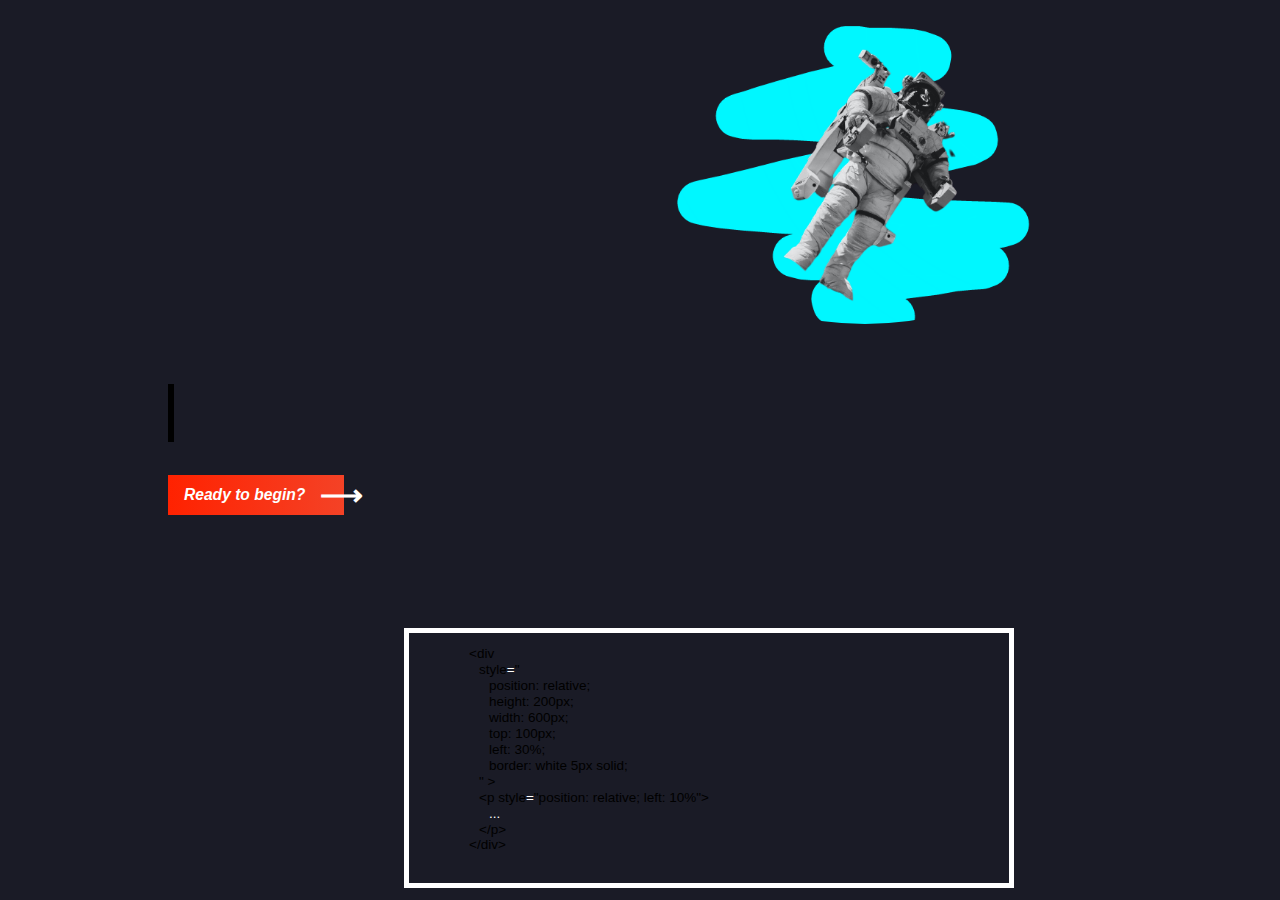
<file: index.html>
<!DOCTYPE html>
<html id="Made By Thomas :)">
  <head id="Yea i did :))))))))))))))))))))">
    <title>Personal Portfolio</title>
    <link rel="stylesheet" href="CSS.css" />
    <script src="JS.js"></script>
  </head>
  <body>
    <div></div>
    <iframe style="position: absolute; top: 1vh; left: 1%" src="https://discordapp.com/widget?id=982691019587997766&theme=dark" width="350" height="450" allowtransparency="true" frameborder="0" sandbox="allow-popups allow-popups-to-escape-sandbox allow-same-origin allow-scripts"></iframe>

    <h1
      class="typeWriterText"
      style="
        color: white;
        position: relative;
        left: 10%;
        top: 300px;
        font-size: 50px;
      "
    >
      Welcome to my collection⠀
    </h1>

    <button
      type="button"
      class="subtitle, ButtonMain"
      onclick="PopUpBoxFunction()"
      style="
        color: white;
        position: relative;
        left: 10%;
        top: 300px;
        height: 40px;
        background-image: linear-gradient(
          90deg,
          rgb(255, 34, 0),
          rgb(244, 66, 38)
        );
        border: none;
        cursor: pointer;
      "
    >
      <h3>
        <i
          class="ButtonMainText"
          style="position: relative; top: -20px; left: 10px"
          >Ready to begin?</i
        ><a
          class="ButtonArrow"
          style="font-size: 30px; position: relative; left: 25px; top: -15px"
          >⟶</a
        >
      </h3>
    </button>

    <div style="position: relative; top: -200px">
      <img
        class="astroMoveImgBackgroundStart"
        src="images\image_2022-05-31_002859974-removebg-preview.png"
        style="
          position: absolute;
          left: 50%;
          border-radius: 100%;
          height: 300px;
        "
      />
      <img
        class="astroMoveImg"
        src="images\brian-mcgowan-I0fDR8xtApA-unsplash-removebg-preview (1).png"
        style="position: relative; left: 52%; height: 300px"
      />
    </div>
    <div
      style="
        position: relative;
        height: 250px;
        width: 600px;
        top: 100px;
        left: 30%;
        border: white 5px solid;
      "
    >
      <p
        style="position: relative; left: 10%; font-size: 13.5px"
        class="brownAnimation"
      >
        <a class="greyAnimation">&lt;</a><a class="darkBlueAnimation">div</a>
        <br />
        ⠀<a class="lightBlueAnimation">style</a><a class="whiteAnimation">=</a>"
        <br />
        ⠀⠀position: relative; <br />
        ⠀⠀height: 200px; <br />
        ⠀⠀width: 600px; <br />
        ⠀⠀top: 100px; <br />
        ⠀⠀left: 30%; <br />
        ⠀⠀border: white 5px solid; <br />
        ⠀" <a class="greyAnimation">&gt;</a> <br />
        ⠀<a class="greyAnimation">&lt;</a><a class="darkBlueAnimation">p</a>
        <a class="lightBlueAnimation">style</a
        ><a class="whiteAnimation">=</a>"position: relative; left: 10%"<a
          class="greyAnimation"
          >&gt;</a
        >
        <br />
        ⠀⠀<a class="whiteAnimation">...</a><br />
        ⠀<a class="greyAnimation">&lt;</a><a class="greyAnimation">/</a
        ><a class="darkBlueAnimation">p</a><a class="greyAnimation">&gt;</a>
        <br />
        <a class="greyAnimation">&lt;</a><a class="greyAnimation">/</a
        ><a class="darkBlueAnimation">div</a><a class="greyAnimation">&gt;</a>
      </p>
    </div>
    <div>
      <div
        id="leftPopUpBox"
        style="
          position: absolute;
          top: 8%;
          left: 19.5%;
          height: 85%;
          width: 30%;
          background-color: rgb(0, 255, 251);
          border: rgb(0, 255, 251) 5px solid;
        "
      >
        <button
          style="
            height: 40px;
            width: 40px;
            background-color: rgb(0, 255, 251);
            border: none;
            cursor: pointer;
            font-size: 30px;
          "
          onclick="PopUpBoxButtonClose()"
        >
          ✕
        </button>
        <div style="position: relative; margin: 15px; font-size: 25px">
          <p class="typeWriterText">My Projects Timeline⠀</p>
          <button
            class="ButtonSecondary"
            style="
              height: 30px;
              width: 200px;
              background-color: #ff6c50;
              border: none;
              cursor: pointer;
              font-size: 15px;
            "
            onclick="rightPopUpBoxTiltFunction()"
          >
            <i style="color: rgb(0, 255, 251)"
              ><b
                >Lets check it out
                <a
                  class="BendyButtonArrow"
                  style="font-size: 20px; top: 5%; position: relative"
                  >⤳</a
                ></b
              ></i
            >
          </button>
          <br />
          <br />
          <hr class="PopUpBoxHR" />
        </div>
      </div>
      <div
        id="rightPopUpBox"
        style="
          position: absolute;
          top: 6%;
          left: 50.5%;
          height: 85%;
          width: 30%;
          background-color: rgb(5, 8, 36);
          border: rgb(5, 8, 36) 5px solid;
        "
      >
        <div
          id="rightPopUpBoxExit"
          onclick="rightPopUpBoxTiltFunctionClose()"
          style="
            position: absolute;
            border: white 4px solid;
            height: 45px;
            width: 45px;
            border: none;
            cursor: pointer;
            top: 97.7%;
            left: 102%;
            background-color: rgb(10, 16, 70);
          "
        >
          <a
            style="
              color: white;
              position: relative;
              font-size: 30px;
              left: 25%;
              top: 4.5%;
            "
            >✕</a
          >
        </div>
        <div
          id="slidingBorderRightPopUpBox"
          style="
            position: relative;
            border: white 4px solid;
            margin: 15px;
            height: 0.1%;
          "
        >
          <img
            id="rightPopUpBoxIMG"
            src="images\photo-1627645835237-0743e52b991f.avif"
            style="height: 100%; width: 100%"
          />
          <div>
            <a href="websites\Chess 1.0 - Copy\index.html">
              <img
                id="rightPopUpTabIMG1"
                style="
                  position: absolute;
                  border: white 4px solid;
                  border-radius: 15px;
                  height: 200px;
                  width: 200px;
                  top: 5%;
                  left: 60%;
                  transform: rotate(90deg);
                "
                src="images\image_2022-05-31_203345099_200x200.png"
            /></a>
            <a href="websites\shop - Copy\index.html">
            <img
              id="rightPopUpTabIMG2"
              style="
                position: absolute;
                border: white 4px solid;
                border-radius: 15px;
                height: 200px;
                width: 200px;
                top: 25%;
                left: 60%;
                transform: rotate(90deg);
              "
              src="images\959132596355342366.webp"
            /></a>
            <a href="websites\Cracker Clicker\index.html">
            <img
              id="rightPopUpTabIMG3"
              style="
                position: absolute;
                border: white 4px solid;
                border-radius: 15px;
                height: 200px;
                width: 200px;
                top: 45%;
                left: 60%;
                transform: rotate(90deg);
              "
              src="images\Screenshot 2022-06-12 185114.jpg"
            /></a>
            <img
              id="rightPopUpTabIMG4"
              style="
                position: absolute;
                border: white 4px solid;
                border-radius: 15px;
                height: 200px;
                width: 200px;
                top: 64%;
                left: 60%;
              "
            />
            <img
              id="rightPopUpTabIMG5"
              style="
                position: absolute;
                border: white 4px solid;
                border-radius: 15px;
                height: 200px;
                width: 200px;
                top: 83%;
                left: 60%;
              "
            />
          </div>
          <div>
            <img
              id="rightPopUpTabIMG6"
              style="
                position: absolute;
                border: white 4px solid;
                border-radius: 15px;
                height: 200px;
                width: 200px;
                top: 15%;
                left: 10%;
              "
            />
            <img
              id="rightPopUpTabIMG7"
              style="
                position: absolute;
                border: white 4px solid;
                border-radius: 15px;
                height: 200px;
                width: 200px;
                top: 35%;
                left: 10%;
              "
            />
            <img
              id="rightPopUpTabIMG8"
              style="
                position: absolute;
                border: white 4px solid;
                border-radius: 15px;
                height: 200px;
                width: 200px;
                top: 55%;
                left: 10%;
              "
            />
            <img
              id="rightPopUpTabIMG9"
              style="
                position: absolute;
                border: white 4px solid;
                border-radius: 15px;
                height: 200px;
                width: 200px;
                top: 74%;
                left: 10%;
              "
            />
          </div>
          <div
            style="
              position: relative;
              left: 5px;
              height: 100%;
              width: 50%;
              border: white 10px solid;
              border-top: 0px;
              border-left: 0px;
              border-bottom: 0px;
            "
          ></div>
        </div>
      </div>
      <script>
        document.getElementById("leftPopUpBox").style.display = "none";
        document.getElementById("rightPopUpBox").style.display = "none";
        document.getElementById("rightPopUpBoxExit").style.display = "none";
        document.getElementById("rightPopUpTabIMG1").style.display = "none";
        document.getElementById("rightPopUpTabIMG2").style.display = "none";
        document.getElementById("rightPopUpTabIMG3").style.display = "none";
        document.getElementById("rightPopUpTabIMG4").style.display = "none";
        document.getElementById("rightPopUpTabIMG5").style.display = "none";
        document.getElementById("rightPopUpTabIMG6").style.display = "none";
        document.getElementById("rightPopUpTabIMG7").style.display = "none";
        document.getElementById("rightPopUpTabIMG8").style.display = "none";
        document.getElementById("rightPopUpTabIMG9").style.display = "none";
      </script>
    </div>
  </body>
</html>
</file>
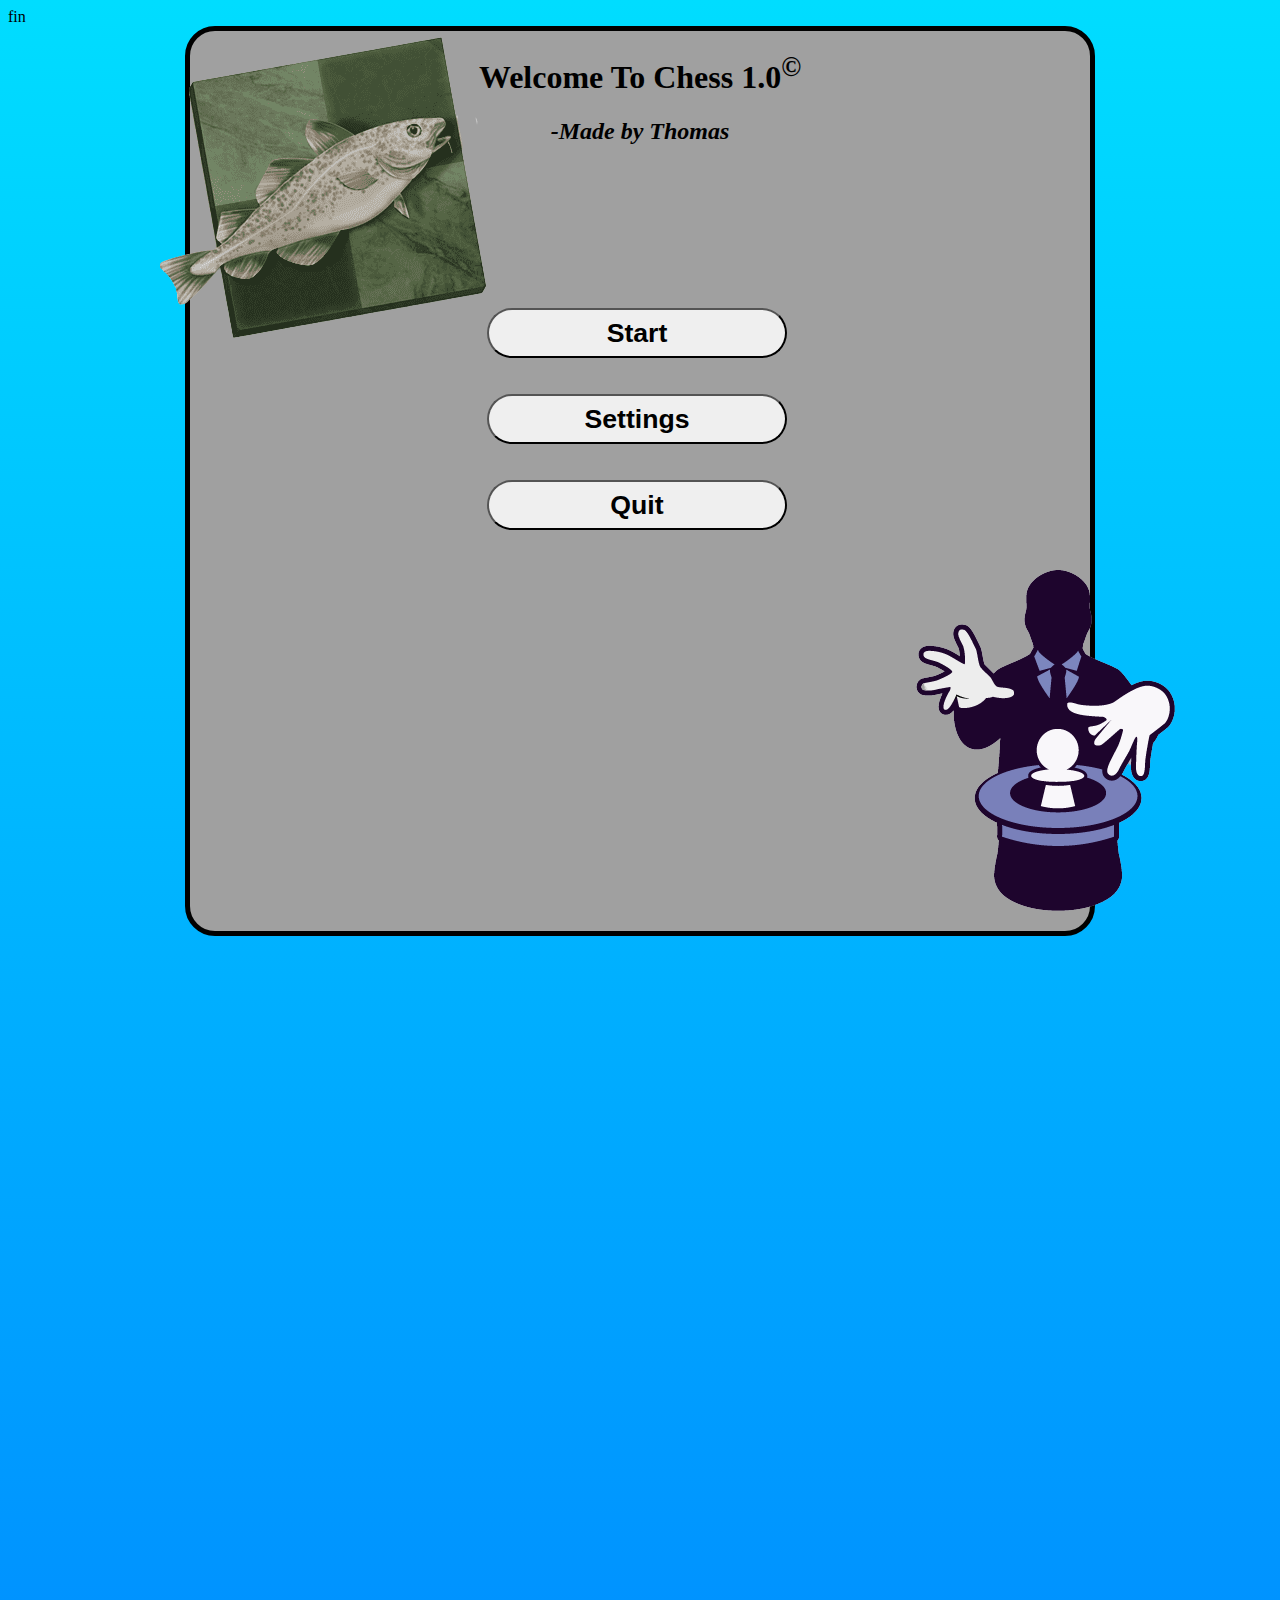
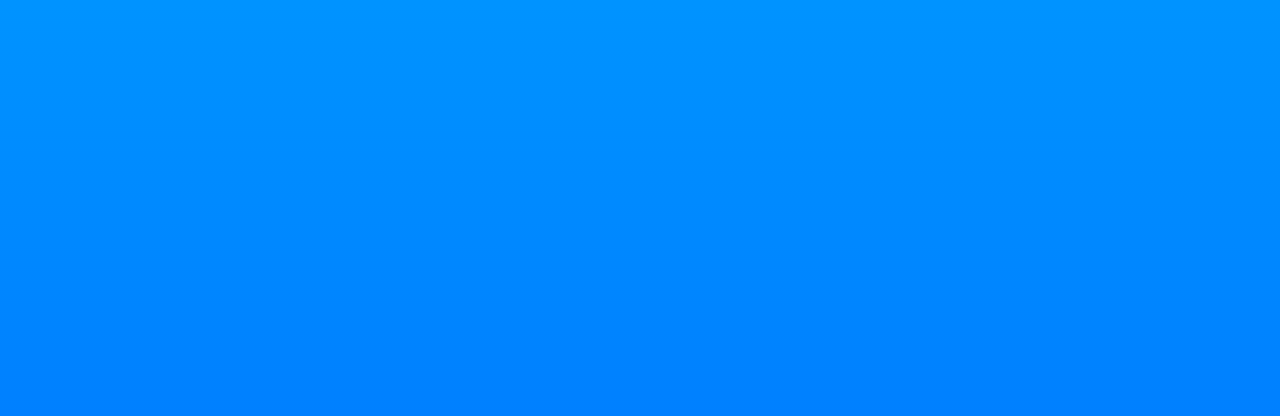
<file: websites/Chess 1.0 - Copy/index.html>
<!DOCTYPE html>
<html>
  <head>
    <title>Chess :)</title>
    <link rel="stylesheet" href="CSS.css" />
    <script src="JS.js"></script>
  </head>
  <body>
    <img
      id="img1"
      style="position: absolute; left: 12%"
      src="images\StockFish-removebg-preview.png"
    />
    <img
      id="img2"
      style="position: absolute; left: 67%; top: 60%"
      src="images\phpveiDNF-removebg-preview.png"
    />
    <div id="card"></div>
    <div id="click">fin</div>
    <div class="outerBoard">
      <h1 align="center">Welcome To Chess 1.0<sup>&copy;</sup></h1>
      <h2 align="center"><i>-Made by Thomas</i></h2>
      <br />
      <br />
      <br />
      <br />
      <br />
      <br />
      <br />
      <br />
      <a href="Chess.html">
        <button
          style="
            position: relative;
            left: 33%;
            height: 50px;
            width: 300px;
            border-radius: 25px;
          "
        >
          <h1 style="position: relative; top: -25%">Start</h1>
        </button></a
      >
      <br />
      <br />
      <br />
      <a href="settings.html">
        <button
          style="
            position: relative;
            left: 33%;
            height: 50px;
            width: 300px;
            border-radius: 25px;
          "
        >
          <h1 style="position: relative; top: -25%">Settings</h1>
        </button></a
      >
      <br />
      <br />
      <br />
      <button
        style="
          position: relative;
          left: 33%;
          height: 50px;
          width: 300px;
          border-radius: 25px;
        "
      >
        <h1 style="position: relative; top: -25%">Quit</h1>
      </button>
    </div>
  </body>
</html>
</file>
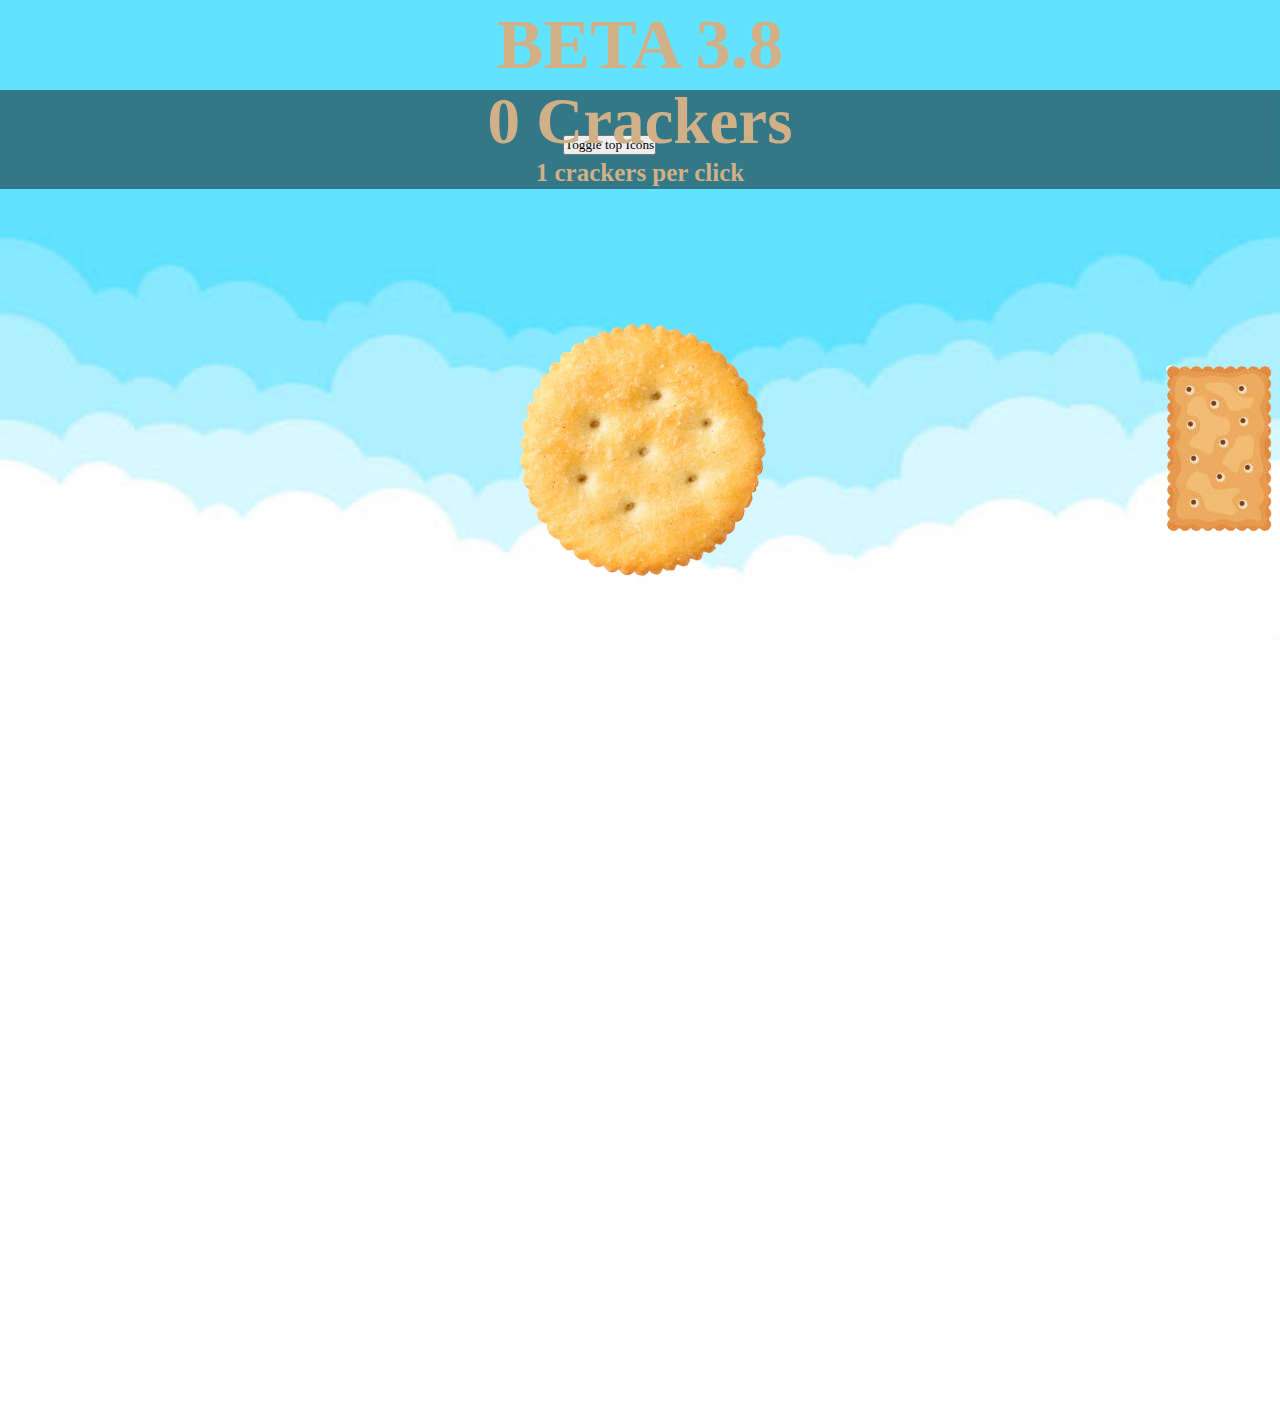
<file: websites/Cracker Clicker/index.html>
<!DOCTYPE html>
<html class="Writen by Thomas :), thanks Sam for helping with Game aspects :), click the arrow down ↓ here to see patch notes ">
    <head>
        <title class="PATCH NOTES: NEW ICONS!!!!!!!!!!!!">
            BETA 3.8
        </title>
        <link rel="stylesheet" href="CSS.css">
        <script src="JS.js"></script>
        <meta name="vieport" content="width-device-width, initial-scale-1">
        <meta name="viewport" content="user-scalable=no" />
    </head>
    <body>
        <!-- Project: -->

        <!-- ideas

Animation
game




   # # # # # # # # # #
   #                 #
   #                 #
   #                 #
   #                 #
   #                 #
   #                 #
   #                 #
   #                 #
   # # # # # # # # # #

-->
        

        <!--Start of HTML code: -->
        <div class="tributeTextDiv">
            <b id="tribute" class="tributeText">BETA 3.8</b>
        </div>
        
        <div class="moneyAndMPCBackground" id="moneyAndMPCBackground">
            
            <a class="moneyScore" align="center">
                <h1 class="bigFont">
                    <b id="numberCounter">
                        0
                    </b>
                    <b class="bigFont">
                        Crackers
                    </b>
                </h1>
                <h5 class="smallFont">
                    <b id="MPCCounter">
                        1</b>
                    <b class="smallFont">
                        crackers per click
                    </b>
                </h5>
            </a>
            <img id="cheese" class="cheese noVis rotate" src="images\istockphoto-500454774-612x612-removebg-preview.png">
            <img id="ham" class="ham noVis rotate" src="images\Yare-Ham-Slices-570x570-removebg-preview.png">
            <img id="pepperoni" class="pepperoni noVis rotate" src="images\what-is-pepperoni-5077654-still-life-05c26ca198f045579181b7e680d4cf58-removebg-preview.png">
            <img id="radiation" class="radiation noVis rotate" src="images\radiation-icon-illustration-flat-cartoon-style-suitable-for-web-landing-page-banner-sticker-background-free-vector-removebg-preview.png">
            <img id="sun" class="sun noVis rotate" src="images\space-1506349_960_720-removebg-preview.png">
            <img id="blackHole" class="blackHole noVis rotate" src="images\120-1204349_black-hole-transparent-png-black-hole-cartoon-drawing-removebg-preview.png">
            <img id="gold" class="gold noVis rotate" src="images\8666694-13678061-removebg-preview.png">
            <button onclick="toggleTopIcons()" id="toggleIconButton">Toggle top Icons</button>
        </div>
        
        <div class="cracker"><img onclick="moneyClick()" src="images/cracker.png" class="crackerImg rotate"></div>
        <div id="upgradeCracker" class="upgradeCracker" onclick="upgradeCrackerClick(),  phoneCheck()"><img src="images\upgradesCracker.png"></div>
        <div class="upgradeCrackerPanel noVis" id="upgradeCrackerPanel" >
            <div onclick="upgradeCheeseBuy()" id="upgradeTableText1" class="upgradeTable blur"><center><a id="upgradeTableText" class="upgradeTableText"><b class="noBlur">$</b><b id="upgrade1price" class="upgrade1price noBlur">30</b> <br> · Cheese ·<b>  · <a id="upgradeTableText1Amount">0</a> ·</b><br> <i>(+1 "CHEESY")</i></a></center></div>
            <br>
            <div onclick="upgradeHamBuy()" id="upgradeTableText2" class="upgradeTable blur"><center><a id="upgradeTableText" class="upgradeTableText"><b class="noBlur">$</b><b id="upgrade2price" class="upgrade2price noBlur">200</b> <br> · Ham ·<b>  · <a id="upgradeTableText2Amount">0</a> ·</b><br> <i>(+10 "Oooh ham")</i></a></center></div>
            <br>
            <div onclick="upgradePepperoniBuy()" id="upgradeTableText3" class="upgradeTable blur"><center><a id="upgradeTableText" class="upgradeTableText"><b class="noBlur">$</b><b id="upgrade3price" class="upgrade3price noBlur">5000</b> <br> · Pepperoni ·<b>  · <a id="upgradeTableText3Amount">0</a> ·</b><br> <i>(+50 "Now where talking")</i></a></center></div>
            <br>
            <div onclick="upgradeRadiationBuy()" id="upgradeTableText4" class="upgradeTable blur"><center><a id="upgradeTableText" class="upgradeTableText"><b class="noBlur">$</b><b id="upgrade4price" class="upgrade4price noBlur">20000</b> <br> · Radiation ·<b>  · <a id="upgradeTableText4Amount">0</a> ·</b><br> <i>(+200 "WAIT WHAT")</i></a></center></div>
            <br>
            <div onclick="upgradeStarBuy()" id="upgradeTableText5" class="upgradeTable blur"><center><a id="upgradeTableText" class="upgradeTableText"><b class="noBlur">$</b><b id="upgrade5price" class="upgrade5price noBlur">50000</b> <br> · Star ·<b>  · <a id="upgradeTableText5Amount">0</a> ·</b><br> <i>(+1,000 "Extra krispy")</i></a></center></div>
            <br>
            <div onclick="upgradeBlackholeBuy()" id="upgradeTableText6" class="upgradeTable blur"><center><a id="upgradeTableText" class="upgradeTableText"><b class="noBlur">$</b><b id="upgrade6price" class="upgrade6price noBlur">100000</b> <br> · BlackHole ·<b>  · <a id="upgradeTableText6Amount">0</a> ·</b><br> <i>(+10,000 "You spin me right round")</i></a></center></div>
            <br>
            <div onclick="upgradeGOLDBuy()" id="upgradeTableText7" class="upgradeTable blur"><center><a id="upgradeTableText" class="upgradeTableText"><b class="noBlur">$</b><b id="upgrade7price" class="upgrade7price noBlur">10000000</b> <br> · GOLD ·<b>  · <a id="upgradeTableText7Amount">0</a> ·</b><br> <i>(+1,000,000 "Midas?")</i></a></center></div>
        </div>
        <div id="isUpgradeCrackerOutYet" class="noVis">no</div>
        <div id="isUpgradeTableBaughtYet" class="noVis">no</div>
        <div id="upgradeTableObject" class="upgradeTableObject noVis"></div>
        <div id="isPhone" class="noVis"></div>
        <div id="forceTopIcons" color="red"></div>
        
        
    </body>
</html>
</file>
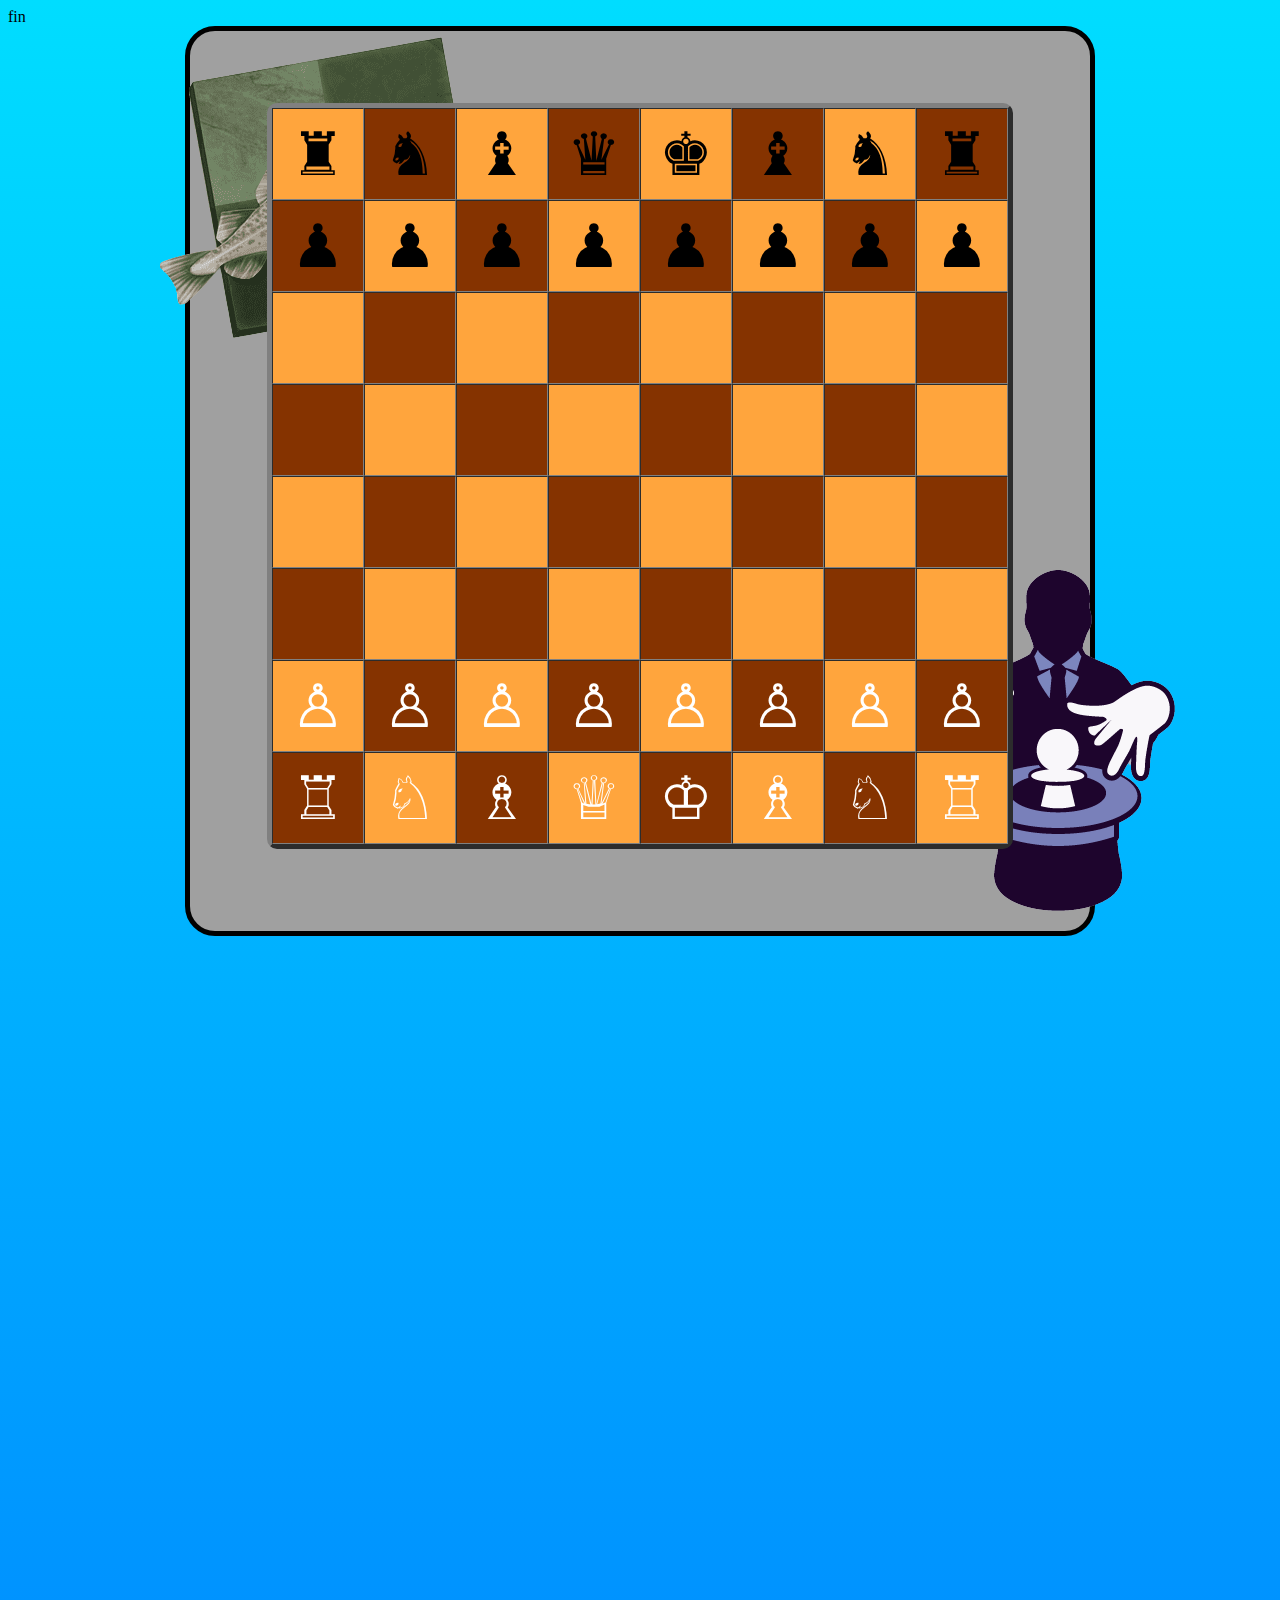
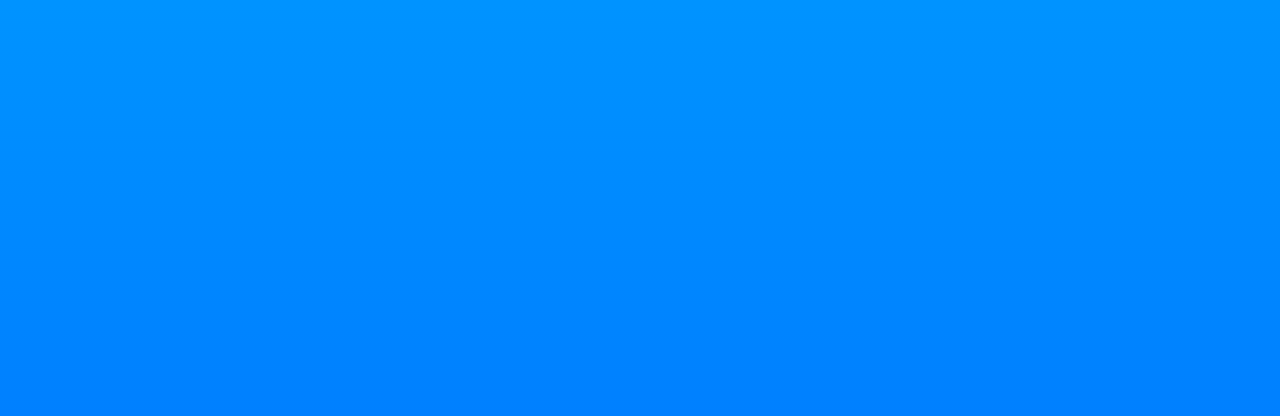
<file: websites/Chess 1.0 - Copy/Chess.html>
<!DOCTYPE html>
<html>
  <head>
    <title>Chess :)</title>
    <link rel="stylesheet" href="CSS.css" />
    <script src="JS.js"></script>
  </head>
  <body>
    <img
      id="img1"
      style="position: absolute; left: 12%"
      src="images\StockFish-removebg-preview.png"
    />
    <img
      id="img2"
      style="position: absolute; left: 67%; top: 60%"
      src="images\phpveiDNF-removebg-preview.png"
    />
    <div id="card"></div>
    <div id="click">fin</div>
    <div class="outerBoard">
      <table
        class="chessboard"
        border="5"
        cellspacing="0"
        style="position: relative; margin-left: auto; margin-right: auto"
      >
        <tr>
          <td class="white" onclick="A1()">
            <a style="font-size: 60px" id="A1text">♜</a>
          </td>
          <td class="black" onclick="A2()">
            <a style="font-size: 60px" id="A2text">♞</a>
          </td>
          <td class="white" onclick="A3()">
            <a style="font-size: 60px" id="A3text">♝</a>
          </td>
          <td class="black" onclick="A4()">
            <a style="font-size: 60px" id="A4text">♛</a>
          </td>
          <td class="white" onclick="A5()">
            <a style="font-size: 60px" id="A5text">♚</a>
          </td>
          <td class="black" onclick="A6()">
            <a style="font-size: 60px" id="A6text">♝</a>
          </td>
          <td class="white" onclick="A7()">
            <a style="font-size: 60px" id="A7text">♞</a>
          </td>
          <td class="black" onclick="A8()">
            <a style="font-size: 60px" id="A8text">♜</a>
          </td>
        </tr>
        <tr>
          <td class="black" onclick="B1()">
            <a style="font-size: 60px" id="B1text">♟︎</a>
          </td>
          <td class="white" onclick="B2()">
            <a style="font-size: 60px" id="B2text">♟︎</a>
          </td>
          <td class="black" onclick="B3()">
            <a style="font-size: 60px" id="B3text">♟︎</a>
          </td>
          <td class="white" onclick="B4()">
            <a style="font-size: 60px" id="B4text">♟︎</a>
          </td>
          <td class="black" onclick="B5()">
            <a style="font-size: 60px" id="B5text">♟︎</a>
          </td>
          <td class="white" onclick="B6()">
            <a style="font-size: 60px" id="B6text">♟︎</a>
          </td>
          <td class="black" onclick="B7()">
            <a style="font-size: 60px" id="B7text">♟︎</a>
          </td>
          <td class="white" onclick="B8()">
            <a style="font-size: 60px" id="B8text">♟︎</a>
          </td>
        </tr>
        <tr>
          <td class="white" onclick="C1()">
            <a style="font-size: 60px" id="C1text"> </a>
          </td>
          <td class="black" onclick="C2()">
            <a style="font-size: 60px" id="C2text"> </a>
          </td>
          <td class="white" onclick="C3()">
            <a style="font-size: 60px" id="C3text"> </a>
          </td>
          <td class="black" onclick="C4()">
            <a style="font-size: 60px" id="C4text"> </a>
          </td>
          <td class="white" onclick="C5()">
            <a style="font-size: 60px" id="C5text"> </a>
          </td>
          <td class="black" onclick="C6()">
            <a style="font-size: 60px" id="C6text"> </a>
          </td>
          <td class="white" onclick="C7()">
            <a style="font-size: 60px" id="C7text"> </a>
          </td>
          <td class="black" onclick="C8()">
            <a style="font-size: 60px" id="C8text"> </a>
          </td>
        </tr>
        <tr>
          <td class="black" onclick="D1()">
            <a style="font-size: 60px" id="D1text"> </a>
          </td>
          <td class="white" onclick="D2()">
            <a style="font-size: 60px" id="D2text"> </a>
          </td>
          <td class="black" onclick="D3()">
            <a style="font-size: 60px" id="D3text"> </a>
          </td>
          <td class="white" onclick="D4()">
            <a style="font-size: 60px" id="D4text"> </a>
          </td>
          <td class="black" onclick="D5()">
            <a style="font-size: 60px" id="D5text"> </a>
          </td>
          <td class="white" onclick="D6()">
            <a style="font-size: 60px" id="D6text"> </a>
          </td>
          <td class="black" onclick="D7()">
            <a style="font-size: 60px" id="D7text"> </a>
          </td>
          <td class="white" onclick="D8()">
            <a style="font-size: 60px" id="D8text"> </a>
          </td>
        </tr>
        <tr>
          <td class="white" onclick="E1()">
            <a style="font-size: 60px" id="E1text"> </a>
          </td>
          <td class="black" onclick="E2()">
            <a style="font-size: 60px" id="E2text"> </a>
          </td>
          <td class="white" onclick="E3()">
            <a style="font-size: 60px" id="E3text"> </a>
          </td>
          <td class="black" onclick="E4()">
            <a style="font-size: 60px" id="E4text"> </a>
          </td>
          <td class="white" onclick="E5()">
            <a style="font-size: 60px" id="E5text"> </a>
          </td>
          <td class="black" onclick="E6()">
            <a style="font-size: 60px" id="E6text"> </a>
          </td>
          <td class="white" onclick="E7()">
            <a style="font-size: 60px" id="E7text"> </a>
          </td>
          <td class="black" onclick="E8()">
            <a style="font-size: 60px" id="E8text"> </a>
          </td>
        </tr>
        <tr>
          <td class="black" onclick="F1()">
            <a style="font-size: 60px" id="F1text"> </a>
          </td>
          <td class="white" onclick="F2()">
            <a style="font-size: 60px" id="F2text"> </a>
          </td>
          <td class="black" onclick="F3()">
            <a style="font-size: 60px" id="F3text"> </a>
          </td>
          <td class="white" onclick="F4()">
            <a style="font-size: 60px" id="F4text"> </a>
          </td>
          <td class="black" onclick="F5()">
            <a style="font-size: 60px" id="F5text"> </a>
          </td>
          <td class="white" onclick="F6()">
            <a style="font-size: 60px" id="F6text"> </a>
          </td>
          <td class="black" onclick="F7()">
            <a style="font-size: 60px" id="F7text"> </a>
          </td>
          <td class="white" onclick="F8()">
            <a style="font-size: 60px" id="F8text"> </a>
          </td>
        </tr>
        <tr>
          <td class="white" onclick="G1()">
            <a style="font-size: 60px" id="G1text"
              ><div style="color: white">♙</div></a
            >
          </td>
          <td class="black" onclick="G2()">
            <a style="font-size: 60px" id="G2text"
              ><div style="color: white">♙</div></a
            >
          </td>
          <td class="white" onclick="G3()">
            <a style="font-size: 60px" id="G3text"
              ><div style="color: white">♙</div></a
            >
          </td>
          <td class="black" onclick="G4()">
            <a style="font-size: 60px" id="G4text"
              ><div style="color: white">♙</div></a
            >
          </td>
          <td class="white" onclick="G5()">
            <a style="font-size: 60px" id="G5text"
              ><div style="color: white">♙</div></a
            >
          </td>
          <td class="black" onclick="G6()">
            <a style="font-size: 60px" id="G6text"
              ><div style="color: white">♙</div></a
            >
          </td>
          <td class="white" onclick="G7()">
            <a style="font-size: 60px" id="G7text"
              ><div style="color: white">♙</div></a
            >
          </td>
          <td class="black" onclick="G8()">
            <a style="font-size: 60px" id="G8text"
              ><div style="color: white">♙</div></a
            >
          </td>
        </tr>
        <tr>
          <td class="black" onclick="H1()">
            <a style="font-size: 60px" id="H1text"
              ><div style="color: white">♖</div></a
            >
          </td>
          <td class="white" onclick="H2()">
            <a style="font-size: 60px" id="H2text"
              ><div style="color: white">♘</div></a
            >
          </td>
          <td class="black" onclick="H3()">
            <a style="font-size: 60px" id="H3text"
              ><div style="color: white">♗</div></a
            >
          </td>
          <td class="white" onclick="H4()">
            <a style="font-size: 60px" id="H4text"
              ><div style="color: white">♕</div></a
            >
          </td>
          <td class="black" onclick="H5()">
            <a style="font-size: 60px" id="H5text"
              ><div style="color: white">♔</div></a
            >
          </td>
          <td class="white" onclick="H6()">
            <a style="font-size: 60px" id="H6text"
              ><div style="color: white">♗</div></a
            >
          </td>
          <td class="black" onclick="H7()">
            <a style="font-size: 60px" id="H7text"
              ><div style="color: white">♘</div></a
            >
          </td>
          <td class="white" onclick="H8()">
            <a style="font-size: 60px" id="H8text"
              ><div style="color: white">♖</div></a
            >
          </td>
        </tr>
      </table>
    </div>
  </body>
</html>
</file>
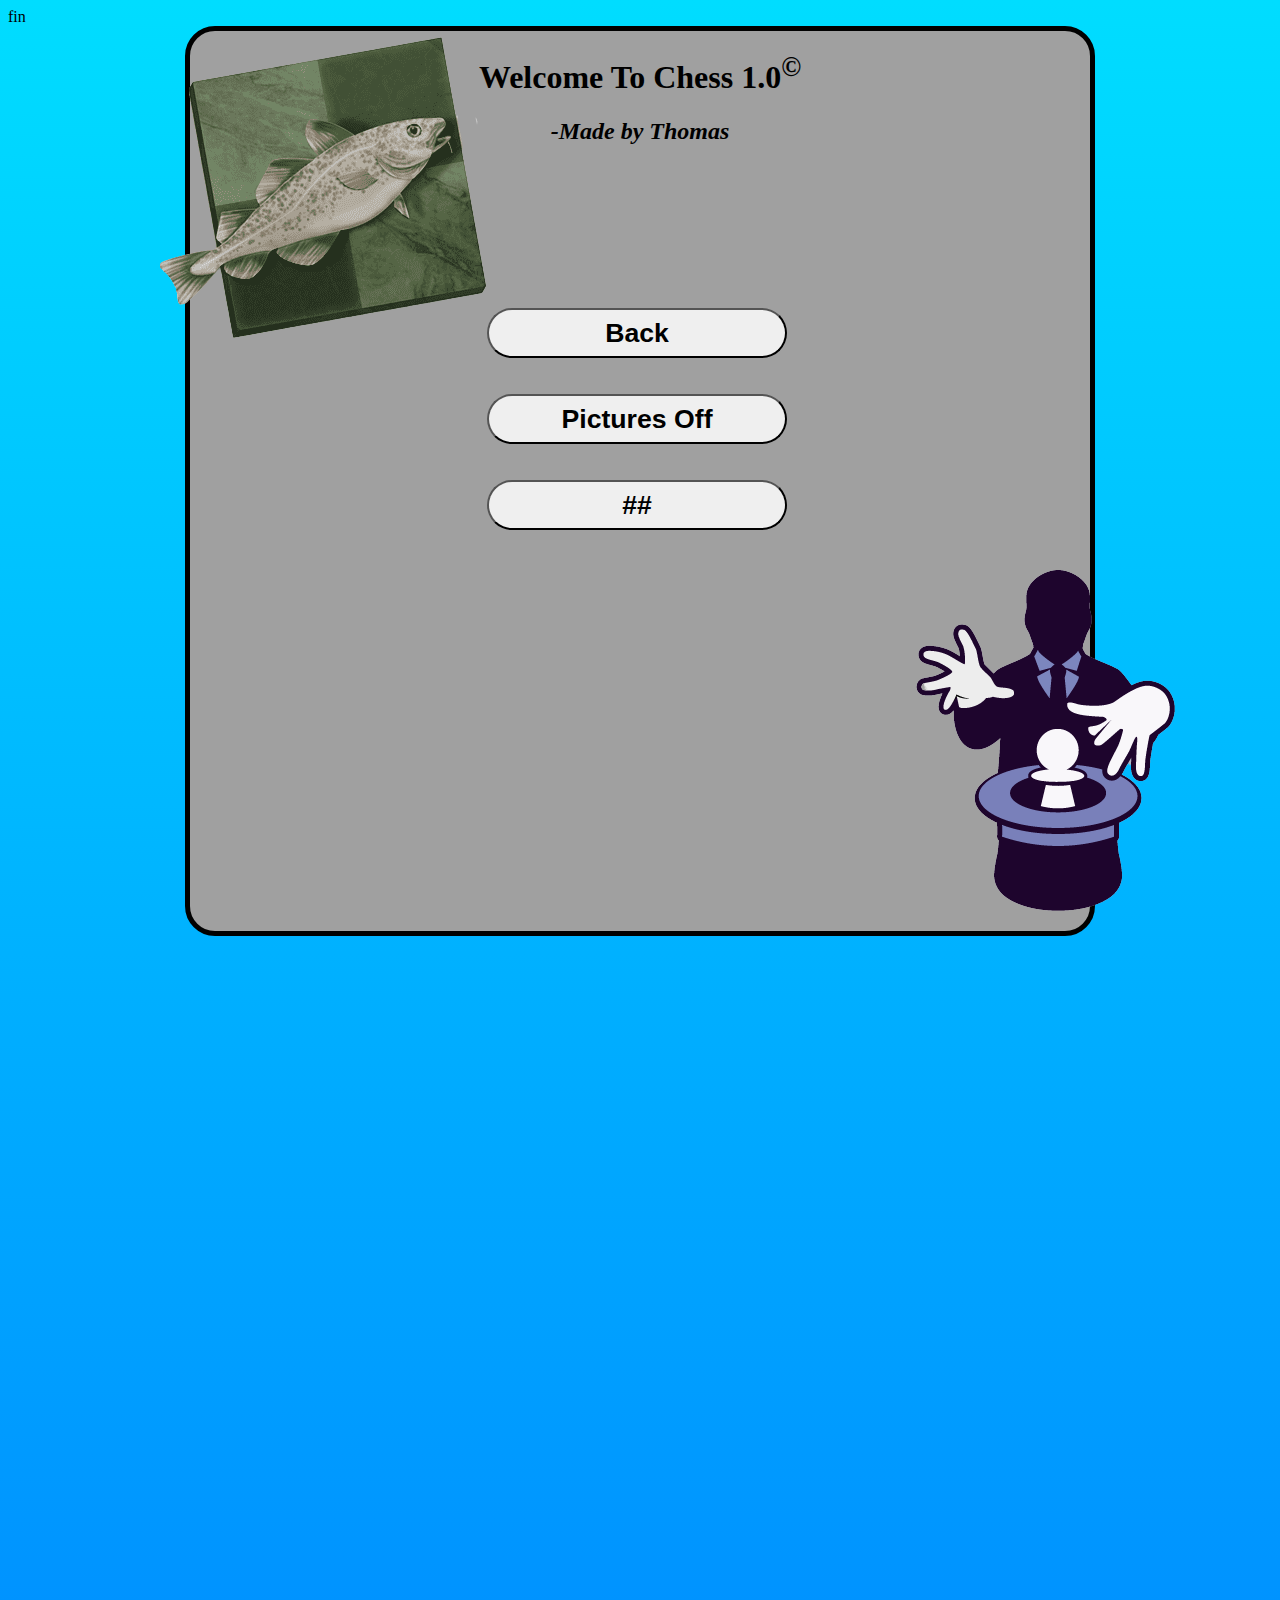
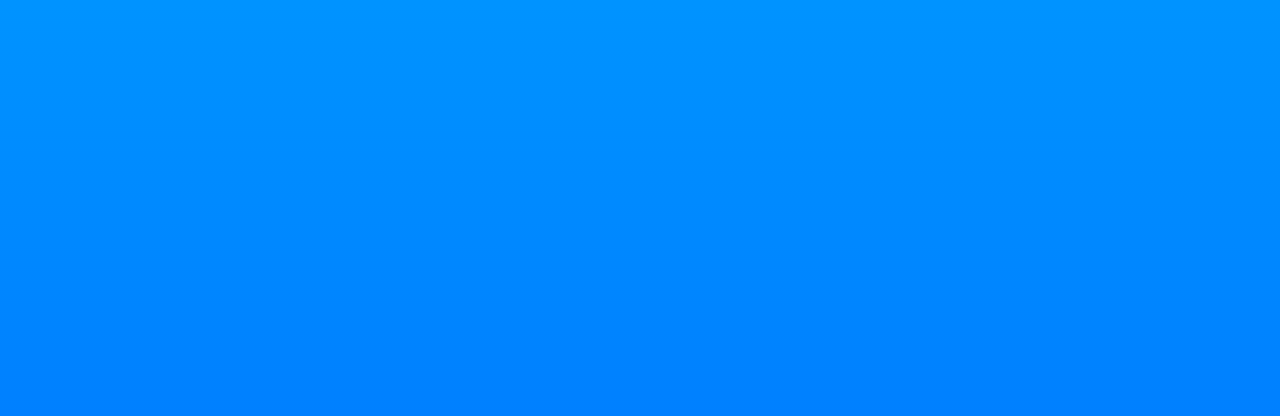
<file: websites/Chess 1.0 - Copy/settings.html>
<!DOCTYPE html>
<html>
  <head>
    <title>Chess :)</title>
    <link rel="stylesheet" href="CSS.css" />
    <script src="JS.js"></script>
  </head>
  <body>
    <div id="pics"></div>
    <img
      id="img1"
      style="position: absolute; left: 12%"
      src="images\StockFish-removebg-preview.png"
    />
    <img
      id="img2"
      style="position: absolute; left: 67%; top: 60%"
      src="images\phpveiDNF-removebg-preview.png"
    />
    <div id="card"></div>
    <div id="click">fin</div>
    <div class="outerBoard">
      <h1 align="center">Welcome To Chess 1.0<sup>&copy;</sup></h1>
      <h2 align="center"><i>-Made by Thomas</i></h2>
      <br />
      <br />
      <br />
      <br />
      <br />
      <br />
      <br />
      <br />
      <a href="index.html">
        <button
          style="
            position: relative;
            left: 33%;
            height: 50px;
            width: 300px;
            border-radius: 25px;
          "
        >
          <h1 style="position: relative; top: -25%">Back</h1>
        </button></a
      >
      <br />
      <br />
      <br />
      <button
        style="
          position: relative;
          left: 33%;
          height: 50px;
          width: 300px;
          border-radius: 25px;
        "
      >
        <h1 onclick="picsOff()" style="position: relative; top: -25%">
          Pictures Off
        </h1>
      </button>
      <br />
      <br />
      <br />
      <button
        style="
          position: relative;
          left: 33%;
          height: 50px;
          width: 300px;
          border-radius: 25px;
        "
      >
        <h1 style="position: relative; top: -25%">##</h1>
      </button>
    </div>
  </body>
</html>
</file>
<file: CSS.css>
:root {
    --bg-color: rgb(26, 27, 38);
    --typewriterSpeed: 0.5s;
    --typewriterCharacters: 24;
  }
  
  body {
    margin: 0;
    font-family: "Source Sans Pro", sans-serif;
    place-content: center;
    padding: 50px;
    background: var(--bg-color);
  }
.typeWriterText {
    position: relative;
    font-family: "Source Code Pro", monospace;
    position: relative;
    width: max-content;
  }
  
  .typeWriterText::before,
.typeWriterText::after {
    content: "";
    position: absolute;
    top: 0;
    right: 0;
    bottom: 0;
    left: 0;
  }
  
  .typeWriterText::before {
    background: var(--bg-color);
    animation: typewriter var(--typewriterSpeed)
      steps(var(--typewriterCharacters)) 1s forwards;
  }
  
  .typeWriterText::after {
    width: 0.125em;
    background: black;
    animation: typewriter var(--typewriterSpeed)
        steps(var(--typewriterCharacters)) 1s forwards,
      blink 750ms steps(var(--typewriterCharacters)) infinite;
  }
  
  .subtitle {
    color: hsl(0 0% 0% / 0.7);
    font-weight: 400;
    opacity: 0;
    transform: translateY(3rem);
    animation: fadeInUp 2s ease calc(var(--typewriterSpeed) + 2s) forwards;
  }
  
  @keyframes typewriter {
    to {
      left: 100%;
    }
  }
  
  @keyframes blink {
    to {
      background: transparent;
    }
  }
  
  @keyframes fadeInUp {
    to {
      opacity: 1;
      transform: translateY(0);
    }
  }


.astroMoveImg {
  animation-name: atroMove;
    animation-duration: 10s;
    animation-iteration-count: 10000;
}

@keyframes atroMove {
  0% {
    left: 52%
  }
  33% {
    left: 53%
  }
  66% {
    left: 51%
  }
  100% {
    left: 52%
  }
}

.astroMoveImgBackgroundStart {
  animation-name: atroMoveBackgroundStart;
    animation-duration: 5s;
    animation-fill-mode: forwards;
}

@keyframes atroMoveBackgroundStart {
  0% {
    left: -70%;
    opacity: 0
  }
  100% {
    left: 49%;;
    opacity: 1
  }
}

.whiteAnimation {
  color: white
}

.darkBlueAnimation {
    animation-name: darkBlueAnimationA;
    animation-duration: 7s;
    animation-fill-mode: forwards;
}

.lightBlueAnimation {
  animation-name: lightBlueAnimationA;
  animation-duration: 9s;
  animation-fill-mode: forwards;
}

.greyAnimation {
  animation-name: greyAnimationA;
  animation-duration: 5s;
  animation-fill-mode: forwards;
}

.brownAnimation {
  animation-name: brownAnimationA;
  animation-duration: 11s;
  animation-fill-mode: forwards;
}

@keyframes darkBlueAnimationA{
  0% {
    color: white
  }
  100% {
    color: rgb(0, 76, 255)
  }
}

@keyframes greyAnimationA{
  0% {
    color: white
  }
  100% {
    color: grey
  }
}

@keyframes lightBlueAnimationA{
  0% {
    color: white
  }
  100% {
    color: rgb(0, 191, 255)
  }
}

@keyframes brownAnimationA{
  0% {
    color: white
  }
  100% {
    color: rgb(163, 79, 30)
  }
}


#leftPopUpBox {
  animation-duration: 1s;
  animation-fill-mode: forwards;
}

@keyframes leftPopUpBoxAnimation{
  0% {
    top: -100%
  }
  100% {
    top: 8%
  }
}

#rightPopUpBox {
  animation-name: rightPopUpBoxAnimation;
  animation-duration: 1s;
  animation-fill-mode: forwards;
}

@keyframes rightPopUpBoxAnimation{
  0% {
    top: 150%
  }
  100% {
    top: 6%
  }
}

@keyframes rightPopUpBoxAnimationBack{
  0% {
    top: 6%
  }
  100% {
    top: 150%
  }
}
@keyframes leftPopUpBoxAnimationBack{
  0% {
    top: 6%
  }
  100% {
    top: -100%
  }
}

.PopUpBoxHR {
  color: #ff6c50;
  height: 2px;
  background-color: #ff6c50;
  border: none;
  animation-name: PopUpBoxHRAnimation;
  animation-duration: 2.5s;
  animation-iteration-count: infinite;
}

@keyframes PopUpBoxHRAnimation{
  0% {
    width: 100%
  }
  50% {
    width: 45%
  }
  100% {
    width: 100%
  }
}

@keyframes rightPopUpBoxTiltAnimation {
  0% {
    animation-fill-mode: forwards;
  }
  100% {
    left: 29.5%;
    top: -42.5%;
    width: 40%;
    transform: rotate(-90deg);
  }
}

@keyframes rightPopUpBoxTiltBackAnimation {
  0% {
    left: 29.5%;
    top: -42.5%;
    width: 40%;
    transform: rotate(-90deg);
  }
  100% {
    left: 50.5%;
    width: 30%;
    top: 6%;
    height: 85%;
    transform: rotate(0deg);
  }
}

@keyframes slidingBorderRightPopUpBoxAnimationAfterTurn {
  0% {
    height: 0.1%;
    
  }
  100% {
    height: 98%
  }
}
@keyframes slidingBorderRightPopUpBoxAnimationOpenBeforeTurn {
  0% {
    height: 0.1%;
    
  }
  100% {
    height: 96%
  }
}
@keyframes slidingBorderRightPopUpBoxAnimationCloseBeforeTurn {
  0% {
    height: 96%
    
  }
  100% {
    height: 0.1%;
  }
}

#slidingBorderRightPopUpBox {
  animation-duration: 5s;
  animation-fill-mode: forwards;
}
</file>
<file: websites/Chess 1.0 - Copy/CSS.css>
body {
    height: 2000px;
    background-image: linear-gradient(rgb(0, 221, 255),rgb(0, 128, 255));
}

.chessboard {
  border-radius: 10px;
  top: 8%
}

.outerBoard {
  border: 5px solid black;
  height: 900px;
  width: 900px;
  margin-left: auto;
  margin-right: auto;
  border-radius: 30px;
  background-color: rgb(160, 160, 160);
}

.chessboard TD {
  width: 80px;
  height: 80px;
  padding: 5px;
  text-align: center;
  font-size: 30px;
}

.black {
  background-color: #853300;
}

.white {
  background-color: #ffa53d;
}
</file>
<file: websites/Cracker Clicker/CSS.css>
@import url('https://fonts.googleapis.com/css2?family=Kdam+Thmor+Pro&display=swap');

* {
    margin: 0;
    padding: 0;
    touch-action: manipulation;
    font-family: Verdana;
}

body {
    background-image: url("images/background.jpg");
    background-repeat: no-repeat;
    background-size: 100%;
    overflow-x: hidden;
    overflow-y: hidden;
}

.cracker {
    position: absolute;
    height: 300px;
    width: 300px;
    background-color: transparent;
    left: 50%;
    top: 50vh;
    transform: translate(-50%, -50%);
}
.crackerImg {
    height: 100%;
    width: 100%;
    cursor: pointer;
}

.rotate {
    animation: rotation 60s infinite linear;
  }
  
@keyframes rotation {
  from {
    transform: rotate(0deg);
  }
  to {
    transform: rotate(359deg);
  }
}

.moneyScore {
    position: absolute;
    color:rgb(209, 176, 136);
    font-size: 70px;
    left: 50%;
    top: 45%;
    transform: translate(-50%, -50%);
}

.upgradeCracker {
  position: absolute;
  left: auto;
  right: 0%;
  top: 50%;
  transform: translateY(-50%);
  cursor: pointer;
  animation-duration: 5s;
  animation-fill-mode: forwards;
}



#upgradeCrackerPanel {
  position: absolute;
  height: 70vh;
  width: 20%;
  background-image: url("images/13a4c92f36ba46ca84fff587d8f6dde2.jpg");
  border: 5px white solid;
  border-radius: 30px;
  top: 50%;
  transform: translateY(-50%);
  left: 100%;
  animation-duration: 5s;
  animation-fill-mode: forwards;
}

@media only screen and (max-width: 600px) {
  #upgradeCrackerPanelPhone {
  position: absolute;
  height: 70vh;
  width: 20%;
  background-image: url("images/13a4c92f36ba46ca84fff587d8f6dde2.jpg");
  border: 5px white solid;
  border-radius: 30px;
  top: 50%;
  transform: translateY(-50%);
  right: 0%;
  animation-duration: 5s;
  animation-fill-mode: forwards;
}
}

@media only screen and (orientation: portrait) {
  #isPhone {
    color: green
  }
}

@media only screen and (orientation: landscape) {
  #isPhone {
    color: red
  }
}


@keyframes upgradeCrackerOpen {
  100% {
    right: 21%;
  }
}
@keyframes upgradeCrackerOpenPanel {
  100% {
    left: 79%;
    top: 50%;
    transform: translateY(-50%);
  }
}

@keyframes upgradeCrackerClose {
  0% {
    right: 21%
  }
  100% {
    right: 0%
  }
}
@keyframes upgradeCrackerClosePanel {
  0% {
    left: 79%
  }
  100% {
    left: 100%
  }
}

#isUpgradeCrackerOutYet {
  position: absolute;
}

.noVis {
  visibility: hidden;
}

.upgradeTable {
  position: relative;
  top: 1%;
  width: 90%;
  height: 10%;
  background-color: white;
  left: 50%;
  transform: translate(-50%);
  border-radius: 20px;
  border: 2px grey solid;
  cursor: pointer;
}
.upgradeTableText {
  position: relative;
  top: 10%;
}
.upgradeTableObject {
  position: absolute;
  height: 90%;
  top: 63%;
  border: 15px grey solid;
  width: 30%;
  left: 50%;
  transform: translate(-50%);
}

.blur {
  color: transparent;
  text-shadow: 0 0 8px #000;
}

.noBlur {
  color: black;
  text-shadow: 0 0 0;
}

.smallFont {
  font-size: 25px;
}
.bigFont {
  font-size: 65px;
}

@media screen and (orientation:portrait) {
  .moneyAndMPCBackground {
    position: absolute;
    width: 100%;
    height: 6vh;
    top: 9%
  }
}
@media screen and (orientation:landscape) {
  .moneyAndMPCBackground {
    position: absolute;
    width: 100%;
    height: 11vh;
    top: 10%;
  }
}

.moneyAndMPCBackground {
  background-image: linear-gradient(90deg, rgba(255, 255, 255, 0.785) 0% 0%,rgba(0, 0, 0, 0.47) 0% 100%);
}

.tributeTextDiv {
  height: 10vh;
  width: 100%;
  position: absolute
}

.tributeText {
  position: absolute;
  color:rgb(209, 176, 136);
  font-size: 70px;
  left: 50%;
  top: 50%;
  transform: translate(-50%, -50%)
}


@media screen and (orientation: landscape) {
    .cheese {
    position: relative;
    height: 60%;
    top: 20%;
  }
  .ham {
    position: relative;
    height: 60%;
    top: 20%;
  }
  .pepperoni {
    position: relative;
    height: 60%;
    top: 20%;
    left: 0%
  }

  .radiation {
    position: relative;
    height: 60%;
    top: 20%;
  }
  .sun {
    position: relative;
    height: 60%;
    top: 20%;
  }
  .blackHole {
    position: relative;
    height: 60%;
    top: 20%;
  }
  .gold {
    position: relative;
    height: 60%;
    top: 20%;
  }
}
@media screen and (orientation: portrait) {
  #toggleIconButton {
    display: none
  }
}

.noDis {
  display: none
}
</file>
